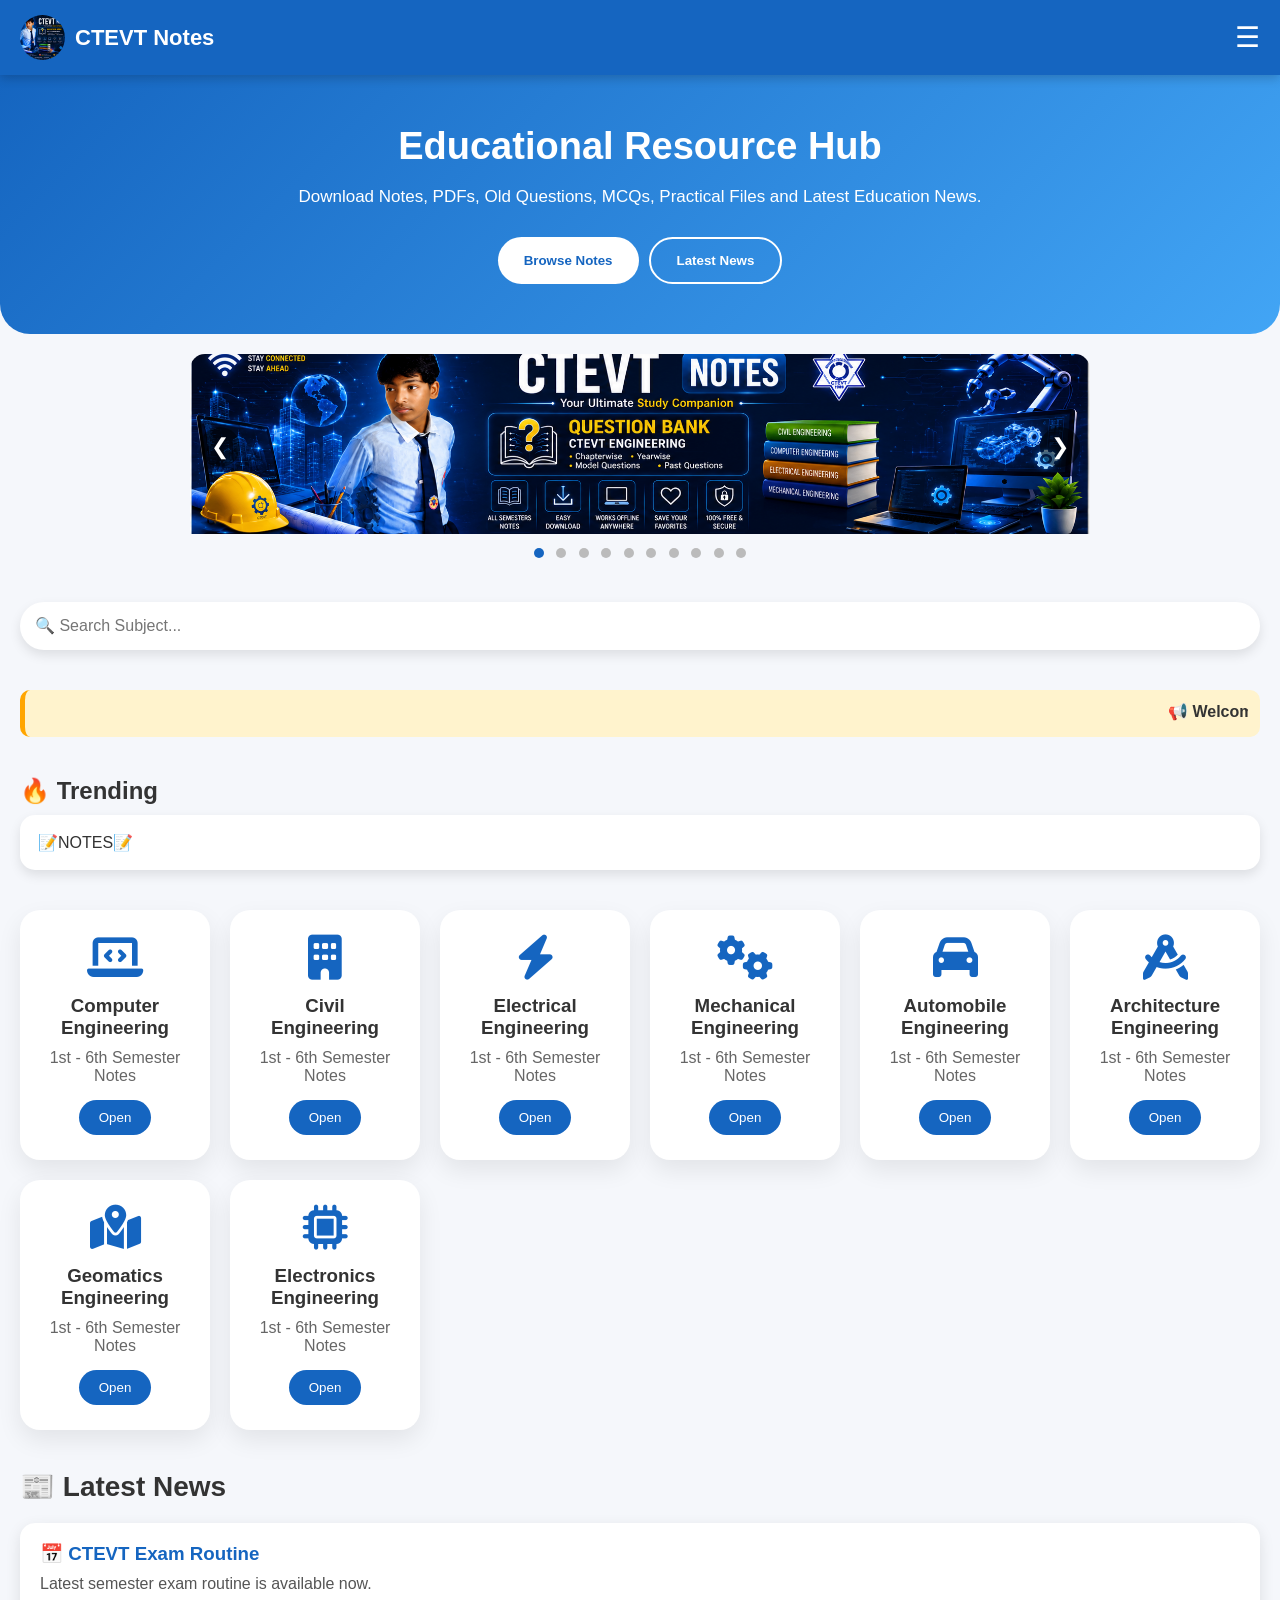
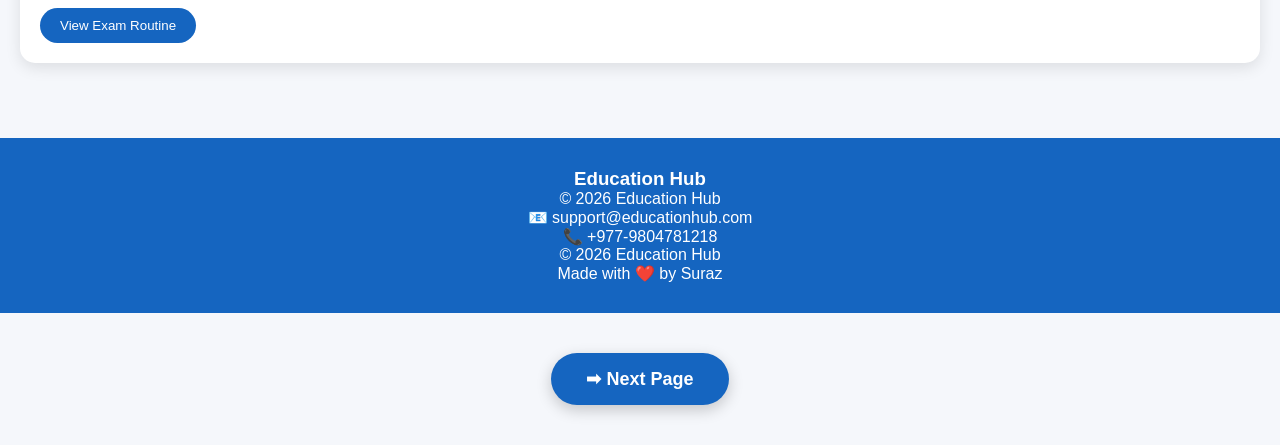
<file: index.html>
<!DOCTYPE html>
<html lang="en">
<head>
<meta charset="UTF-8">
<meta name="viewport" content="width=device-width, initial-scale=1.0">
<link rel="icon" href="images/logo.png">
<title>CTEVT Notes | Engineering Question Bank</title>

<link rel="stylesheet" href="style.css">

<link rel="stylesheet"
href="https://cdnjs.cloudflare.com/ajax/libs/font-awesome/6.5.2/css/all.min.css">

</head>
<body>
    
    
<!-- Header -->
<header>

<div class="logo">
    <img src="logo.png" alt="Logo">
    <span>CTEVT Notes</span>
</div>

<div class="menu-btn" onclick="toggleMenu()">
☰
</div>

<nav id="menu">

<a href="#"><i class="fa-solid fa-house"></i> Home</a>
<a href="#"><i class="fa-solid fa-book"></i> Notes</a>
<a href="#"><i class="fa-solid fa-file-circle-question"></i> Question Bank</a>
<a href="#"><i class="fa-solid fa-newspaper"></i> News</a>
<a href="#"><i class="fa-solid fa-phone"></i> Contact</a>

<hr>

<a href="#" onclick="toggleDarkMode()">
<i class="fa-solid fa-moon"></i> Dark Mode
</a>

</nav>

</header>

<!-- Hero -->

<section class="hero">

<h1>Educational Resource Hub</h1>

<p>
Download Notes, PDFs, Old Questions,
MCQs, Practical Files and Latest Education News.
</p>

<div class="hero-buttons">

<button>Browse Notes</button>

    <a href="#news">
<button class="outline">
Latest News
</button>
    </a>
    

</div>

</section>
<div class="slider">

    <div class="slides">
        <img src="banner1.jpg" class="slide">
        <img src="banner2.jpg" class="slide">
        <img src="banner3.jpg" class="slide">
        <img src="banner4.jpg" class="slide">
        <img src="banner5.jpg" class="slide">
        <img src="banner6.jpg" class="slide">
        <img src="banner7.jpg" class="slide">
        <img src="banner8.jpg" class="slide">
        <img src="banner9.jpg" class="slide">
        <img src="banner10.jpg" class="slide">
    </div>

    <button class="prev" onclick="prevSlide()">❮</button>
    <button class="next" onclick="nextSlide()">❯</button>

    <div class="dots">
    <span class="dot active"></span>
    <span class="dot"></span>
    <span class="dot"></span>
    <span class="dot"></span>
    <span class="dot"></span>
    <span class="dot"></span>
    <span class="dot"></span>
    <span class="dot"></span>
    <span class="dot"></span>
    <span class="dot"></span>
    </div>

</div>

<!-- Search -->

<section class="search-section">

<input
type="text"
placeholder="🔍 Search Subject..."
>

</section>

<!-- Notice -->

<div class="notice">

<marquee>

📢 Welcome to Education Hub |
New and old Notes Uploaded |
Semester Exam Routine Available |
Free PDF Download

</marquee>

</div>

<!-- Trending -->

<section class="trending">

<h2>
🔥 Trending
</h2>

<div class="trend-box">

                📝NOTES📝

</div>

</section>

<!-- Subjects -->

<!-- Subjects -->
<section class="subjects">

<div class="card">
<i class="fa-solid fa-laptop-code"></i>
<h3>Computer Engineering</h3>
<p>1st - 6th Semester Notes</p>
<a href="computer.html">
<button>Open</button>
</a>
</div>

<div class="card">
<i class="fa-solid fa-building"></i>
<h3>Civil Engineering</h3>
<p>1st - 6th Semester Notes</p>
<a href="civil.html">
<button>Open</button>
</a>
</div>

<div class="card">
<i class="fa-solid fa-bolt"></i>
<h3>Electrical Engineering</h3>
<p>1st - 6th Semester Notes</p>
<a href="electrical.html">
<button>Open</button>
</a>
</div>

<div class="card">
<i class="fa-solid fa-gears"></i>
<h3>Mechanical Engineering</h3>
<p>1st - 6th Semester Notes</p>
<a href="mechanical.html">
<button>Open</button>
</a>
</div>

<div class="card">
<i class="fa-solid fa-car"></i>
<h3>Automobile Engineering</h3>
<p>1st - 6th Semester Notes</p>
<a href="automobile.html">
<button>Open</button>
</a>
</div>

<div class="card">
<i class="fa-solid fa-compass-drafting"></i>
<h3>Architecture Engineering</h3>
<p>1st - 6th Semester Notes</p>
<a href="architecture.html">
<button>Open</button>
</a>
</div>

<div class="card">
<i class="fa-solid fa-map-location-dot"></i>
<h3>Geomatics Engineering</h3>
<p>1st - 6th Semester Notes</p>
<a href="geomatics.html">
<button>Open</button>
</a>
</div>

<div class="card">
<i class="fa-solid fa-microchip"></i>
<h3>Electronics Engineering</h3>
<p>1st - 6th Semester Notes</p>
<a href="electronics.html">
<button>Open</button>
</a>
</div>

</section>

<!-- Latest News -->

<section id="news" class="news">

<h2>📰 Latest News</h2>

<div class="news-card">

<h3>📅 CTEVT Exam Routine</h3>

<p>
Latest semester exam routine is available now. 
</p>
    
<a href="images/routine.jpg" target="_blank">
    <button>View Exam Routine</button>
</a>
    
    
</div>

            </section>
    
<!-- Footer -->
<footer>

<h3>Education Hub</h3>

<p>Download Notes, PDFs and Question Banks Easily.</p>

<p>📧 support@educationhub.com</p>

<p>📞 +977-9804781218</p>

<p>© 2026 Education Hub</p>

<p>Made with ❤️ by Suraz</p>

</footer>

<script src="script.js"></script>
</div>

<div class="page-navigation">
    <a href="physics-page2.html">
        <button class="next-btn">➡ Next Page</button>
    </a>
</div>

</body>
</html>
</file>
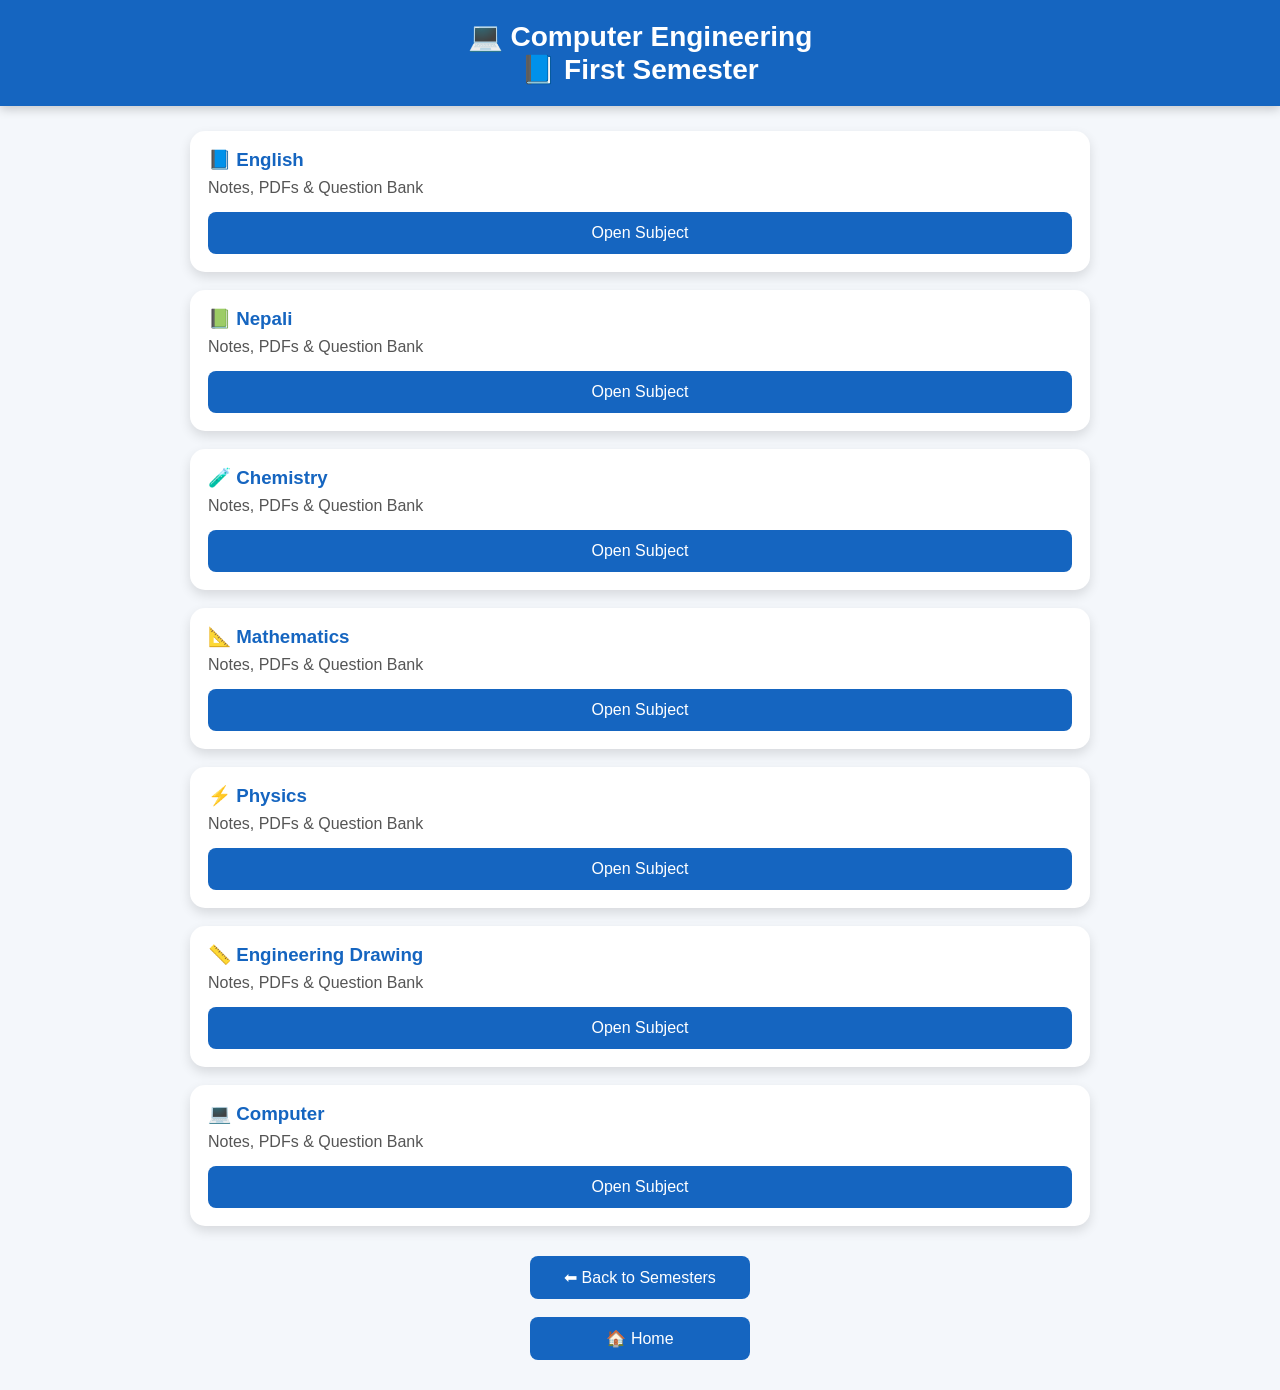
<file: computer-sem1.html>
<!DOCTYPE html>
<html lang="en">
<head>
<meta charset="UTF-8">
<meta name="viewport" content="width=device-width, initial-scale=1.0">
<title>Computer Engineering - 1st Semester</title>

<style>
*{
    margin:0;
    padding:0;
    box-sizing:border-box;
    font-family:Arial,sans-serif;
}

body{
    background:#f4f7fb;
}

header{
    background:#1565C0;
    color:#fff;
    text-align:center;
    padding:20px;
    font-size:28px;
    font-weight:bold;
    box-shadow:0 3px 10px rgba(0,0,0,.2);
}

.container{
    width:95%;
    max-width:900px;
    margin:25px auto;
}

.card{
    background:#fff;
    border-radius:15px;
    padding:18px;
    margin-bottom:18px;
    box-shadow:0 5px 12px rgba(0,0,0,.12);
    transition:.3s;
}

.card:hover{
    transform:translateY(-3px);
}

.card h3{
    color:#1565C0;
    margin-bottom:8px;
}

.card p{
    color:#555;
    margin-bottom:15px;
}

button{
    width:100%;
    padding:12px;
    background:#1565C0;
    color:#fff;
    border:none;
    border-radius:8px;
    font-size:16px;
    cursor:pointer;
}

button:hover{
    background:#0d47a1;
}

.home{
    text-align:center;
    margin:30px;
}

.home a{
    text-decoration:none;
}

.home button{
    width:220px;
}
</style>

</head>

<body>

<header>
💻 Computer Engineering<br>
📘 First Semester
</header>

<div class="container">
    
<div class="card">
<h3>📘 English</h3>
<p>Notes, PDFs & Question Bank</p>
<a href="pdfviewer.html?file=sem1-English.pdf">
<button>Open Subject</button>
</a>
</div>

<div class="card">
<h3>📗 Nepali</h3>
<p>Notes, PDFs & Question Bank</p>
<a href="pdfviewer.html?file=sem1-Nepali.pdf">
<button>Open Subject</button>
</a>
</div>

<div class="card">
<h3>🧪 Chemistry</h3>
<p>Notes, PDFs & Question Bank</p>
<a href="pdfviewer.html?file=sem1-Chemistry.pdf">
<button>Open Subject</button>
</a>
</div>

<div class="card">
<h3>📐 Mathematics</h3>
<p>Notes, PDFs & Question Bank</p>
<a href="pdfviewer.html?file=sem1-Math.pdf">
<button>Open Subject</button>
</a>
</div>

<div class="card">
<h3>⚡ Physics</h3>
<p>Notes, PDFs & Question Bank</p>
<a href="pdfviewer.html?file=sem1-Physics.pdf">
<button>Open Subject</button>
</a>
</div>

<div class="card">
<h3>📏 Engineering Drawing</h3>
<p>Notes, PDFs & Question Bank</p>
<a href="pdfviewer.html?file=sem1-Drawing.pdf">
<button>Open Subject</button>
</a>
</div>

<div class="card">
<h3>💻 Computer</h3>
<p>Notes, PDFs & Question Bank</p>
<a href="pdfviewer.html?file=sem1-Computer.pdf">
<button>Open Subject</button>
</a>
</div>

</div>

<div class="home">
<a href="computer.html">
<button>⬅ Back to Semesters</button>
</a>

<br><br>

<a href="index.html">
<button>🏠 Home</button>
</a>
</div>

</body>
  </html>
</file>
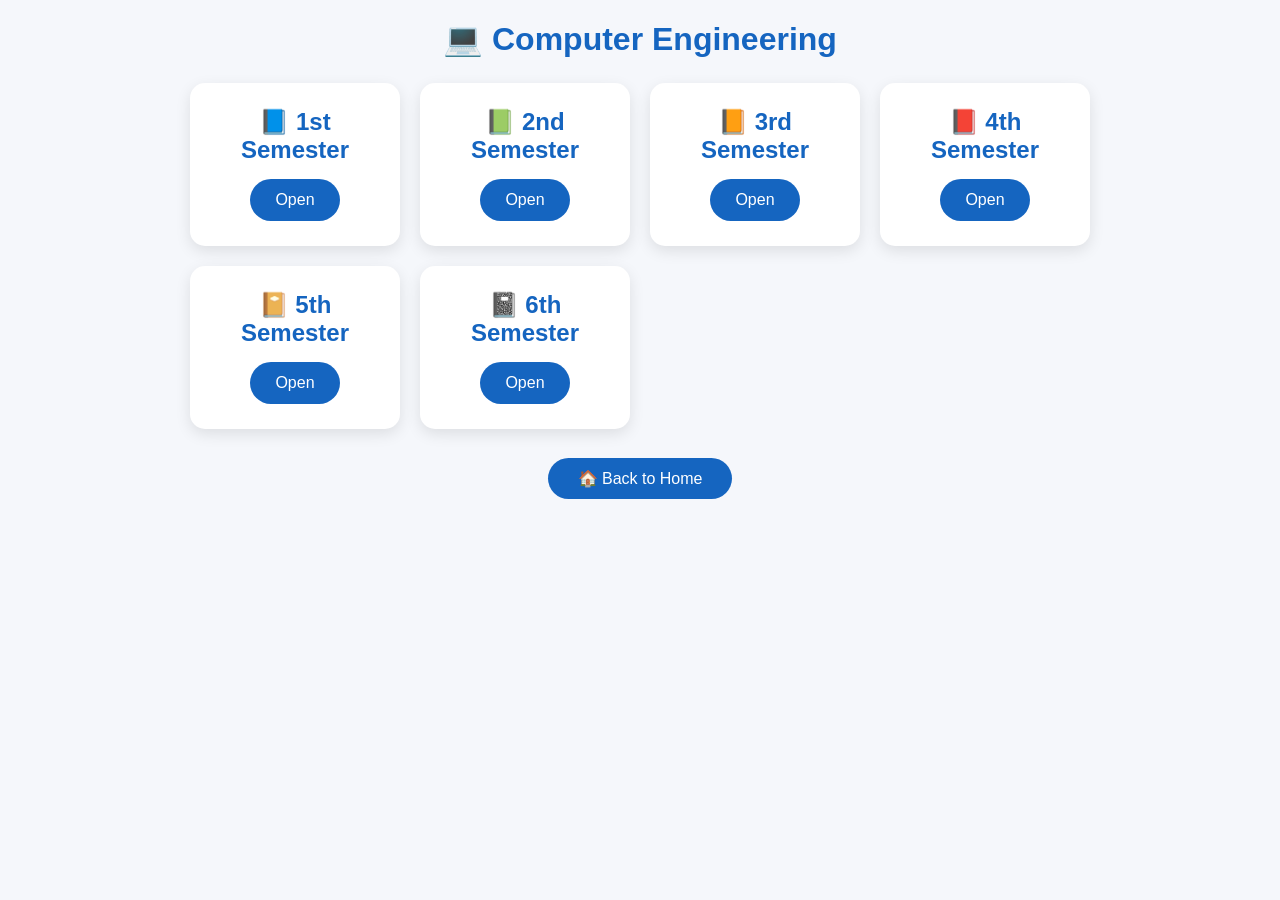
<file: computer.html>
<!DOCTYPE html>
<html lang="en">
<head>
<meta charset="UTF-8">
<meta name="viewport" content="width=device-width, initial-scale=1.0">
<title>Computer Engineering</title>

<style>
*{
margin:0;
padding:0;
box-sizing:border-box;
font-family:Arial,sans-serif;
}

body{
background:#f5f7fb;
padding:20px;
}

h1{
text-align:center;
color:#1565C0;
margin-bottom:25px;
}

.semesters{
display:grid;
grid-template-columns:repeat(auto-fit,minmax(180px,1fr));
gap:20px;
max-width:900px;
margin:auto;
}

.card{
background:#fff;
padding:25px;
border-radius:15px;
text-align:center;
box-shadow:0 5px 15px rgba(0,0,0,.1);
transition:.3s;
}

.card:hover{
transform:translateY(-5px);
}

.card h2{
color:#1565C0;
margin-bottom:15px;
}

.card button{
background:#1565C0;
color:#fff;
border:none;
padding:12px 25px;
border-radius:25px;
cursor:pointer;
font-size:16px;
}

.home{
text-align:center;
margin-top:40px;
}

.home a{
text-decoration:none;
background:#1565C0;
color:#fff;
padding:12px 30px;
border-radius:25px;
}
</style>

</head>
<body>

<h1>💻 Computer Engineering</h1>

<div class="semesters">

<div class="card">
<h2>📘 1st Semester</h2>
<a href="computer-sem1.html">
    <button>Open</button>
</a>
  
</div>

<div class="card">
<h2>📗 2nd Semester</h2>
<a href="#"><button>Open</button></a>
</div>

<div class="card">
<h2>📙 3rd Semester</h2>
<a href="#"><button>Open</button></a>
</div>

<div class="card">
<h2>📕 4th Semester</h2>
<a href="#"><button>Open</button></a>
</div>

<div class="card">
<h2>📔 5th Semester</h2>
<a href="#"><button>Open</button></a>
</div>

<div class="card">
<h2>📓 6th Semester</h2>
<a href="#"><button>Open</button></a>
</div>

</div>

<div class="home">
<a href="index.html">🏠 Back to Home</a>
</div>

</body>
</html>
</file>
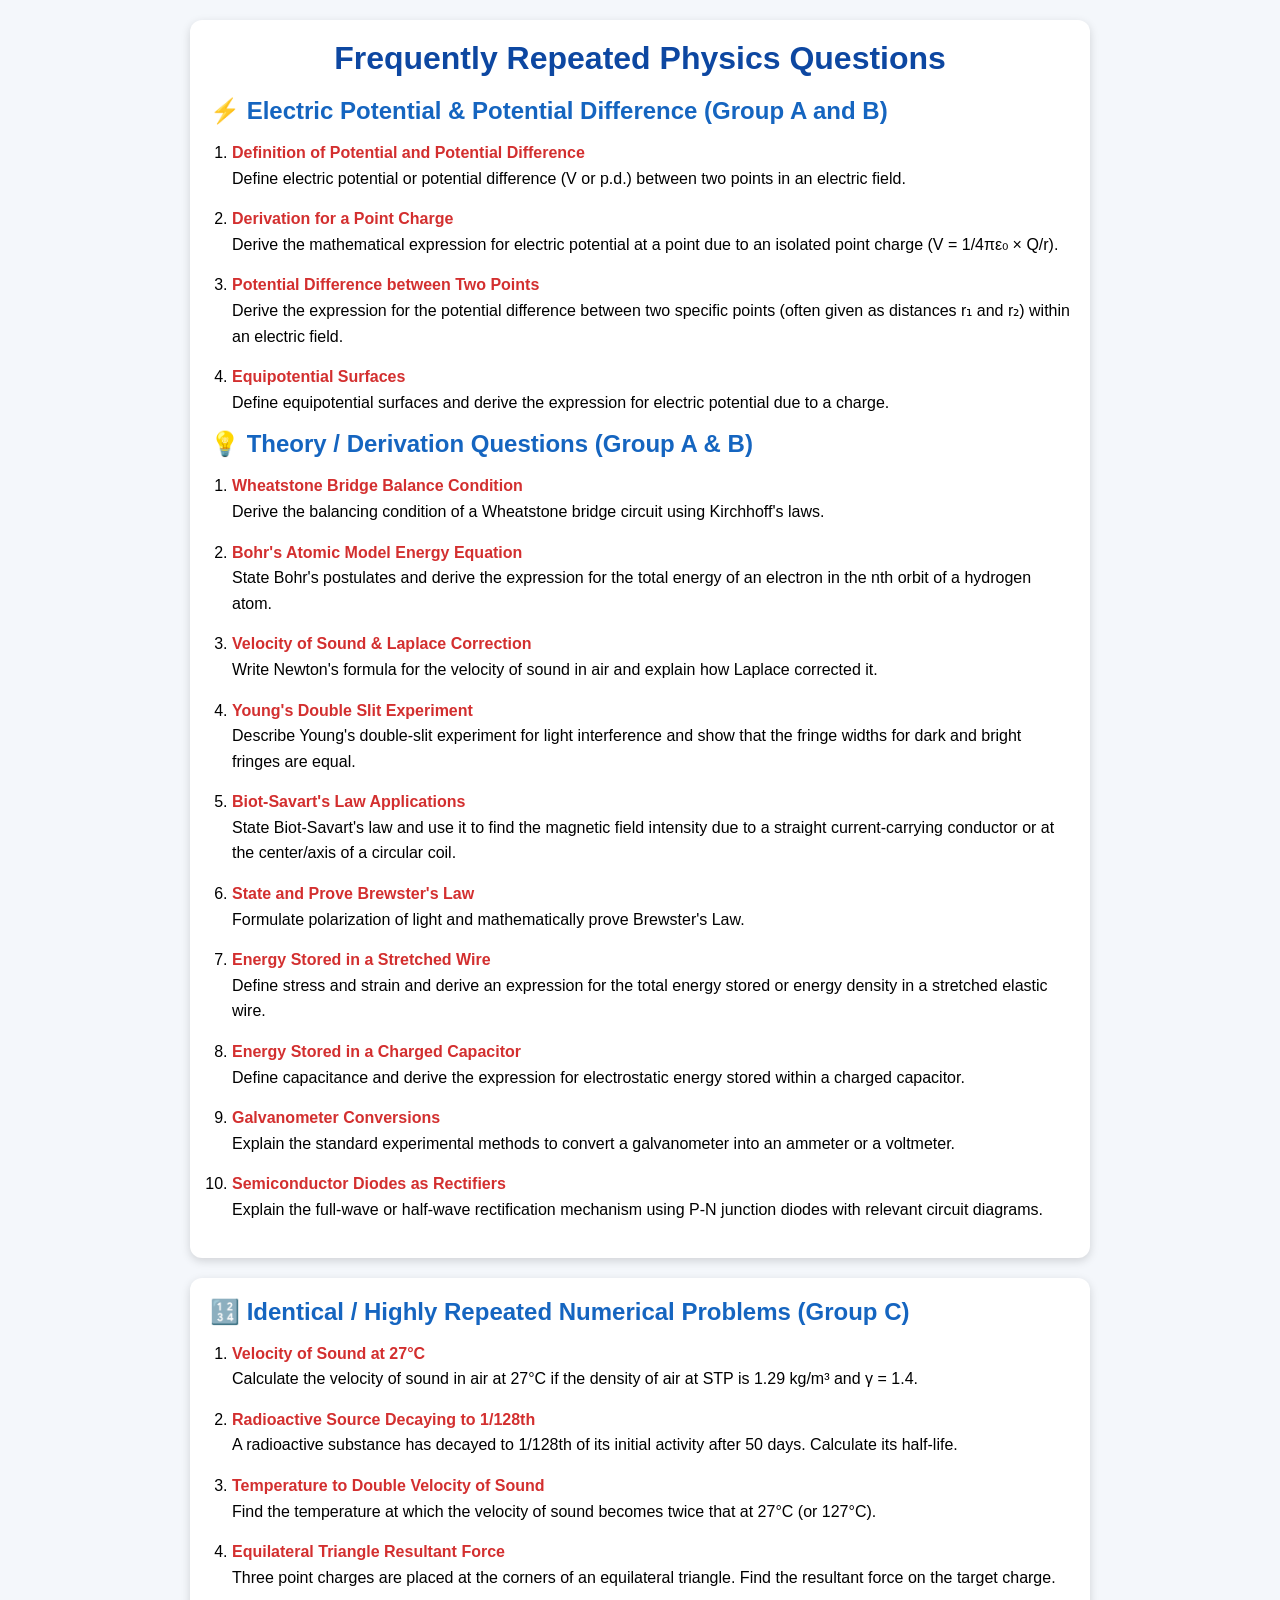
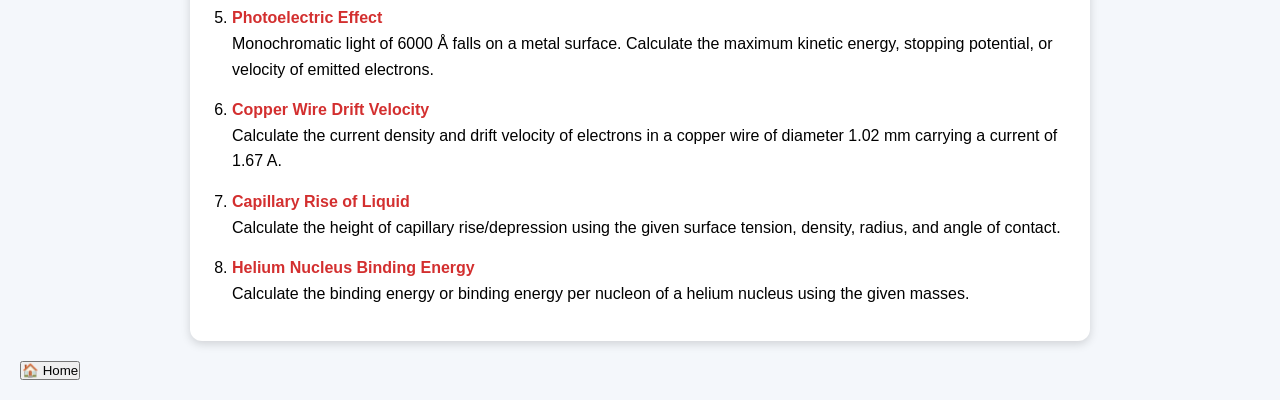
<file: physics-page2.html>
<!DOCTYPE html>
<html lang="en">
<head>
<meta charset="UTF-8">
<meta name="viewport" content="width=device-width, initial-scale=1.0">
<title>Repeated Physics Questions</title>

<style>
*{
    margin:0;
    padding:0;
    box-sizing:border-box;
    font-family:Arial,sans-serif;
}
body{
    background:#f4f7fb;
    padding:20px;
}
.container{
    max-width:900px;
    margin:auto;
}
h1{
    text-align:center;
    color:#0d47a1;
    margin-bottom:20px;
}
.card{
    background:#fff;
    border-radius:12px;
    margin-bottom:20px;
    padding:20px;
    box-shadow:0 3px 10px rgba(0,0,0,.15);
}
.card h2{
    color:#1565c0;
    margin-bottom:15px;
}
ol{
    padding-left:22px;
}
li{
    margin-bottom:15px;
    line-height:1.6;
}
.title{
    font-weight:bold;
    color:#d32f2f;
}
</style>
</head>

<body>

<div class="container">
<div class="card">


<h1>Frequently Repeated Physics Questions</h1>

<h2>⚡ Electric Potential &amp; Potential Difference (Group A and B)</h2>

<ol>

<li>
<span class="title">Definition of Potential and Potential Difference</span><br>
Define electric potential or potential difference (V or p.d.) between two points in an electric field.
</li>

<li>
<span class="title">Derivation for a Point Charge</span><br>
Derive the mathematical expression for electric potential at a point due to an isolated point charge
(V = 1/4πε₀ × Q/r).
</li>

<li>
<span class="title">Potential Difference between Two Points</span><br>
Derive the expression for the potential difference between two specific points (often given as distances r₁ and r₂) within an electric field.
</li>

<li>
<span class="title">Equipotential Surfaces</span><br>
Define equipotential surfaces and derive the expression for electric potential due to a charge.
</li>

</ol>

</
<div class="card">

<h2>💡 Theory / Derivation Questions (Group A & B)</h2>

<ol>

<li>
<span class="title">Wheatstone Bridge Balance Condition</span><br>
Derive the balancing condition of a Wheatstone bridge circuit using Kirchhoff's laws.
</li>

<li>
<span class="title">Bohr's Atomic Model Energy Equation</span><br>
State Bohr's postulates and derive the expression for the total energy of an electron in the nth orbit of a hydrogen atom.
</li>

<li>
<span class="title">Velocity of Sound & Laplace Correction</span><br>
Write Newton's formula for the velocity of sound in air and explain how Laplace corrected it.
</li>

<li>
<span class="title">Young's Double Slit Experiment</span><br>
Describe Young's double-slit experiment for light interference and show that the fringe widths for dark and bright fringes are equal.
</li>

<li>
<span class="title">Biot-Savart's Law Applications</span><br>
State Biot-Savart's law and use it to find the magnetic field intensity due to a straight current-carrying conductor or at the center/axis of a circular coil.
</li>

<li>
<span class="title">State and Prove Brewster's Law</span><br>
Formulate polarization of light and mathematically prove Brewster's Law.
</li>

<li>
<span class="title">Energy Stored in a Stretched Wire</span><br>
Define stress and strain and derive an expression for the total energy stored or energy density in a stretched elastic wire.
</li>

<li>
<span class="title">Energy Stored in a Charged Capacitor</span><br>
Define capacitance and derive the expression for electrostatic energy stored within a charged capacitor.
</li>

<li>
<span class="title">Galvanometer Conversions</span><br>
Explain the standard experimental methods to convert a galvanometer into an ammeter or a voltmeter.
</li>

<li>
<span class="title">Semiconductor Diodes as Rectifiers</span><br>
Explain the full-wave or half-wave rectification mechanism using P-N junction diodes with relevant circuit diagrams.
</li>

</ol>

</div>

<div class="card">

<h2>🔢 Identical / Highly Repeated Numerical Problems (Group C)</h2>

<ol>

<li>
<span class="title">Velocity of Sound at 27°C</span><br>
Calculate the velocity of sound in air at 27°C if the density of air at STP is 1.29 kg/m³ and γ = 1.4.
</li>

<li>
<span class="title">Radioactive Source Decaying to 1/128th</span><br>
A radioactive substance has decayed to 1/128th of its initial activity after 50 days. Calculate its half-life.
</li>

<li>
<span class="title">Temperature to Double Velocity of Sound</span><br>
Find the temperature at which the velocity of sound becomes twice that at 27°C (or 127°C).
</li>

<li>
<span class="title">Equilateral Triangle Resultant Force</span><br>
Three point charges are placed at the corners of an equilateral triangle. Find the resultant force on the target charge.
</li>

<li>
<span class="title">Photoelectric Effect</span><br>
Monochromatic light of 6000 Å falls on a metal surface. Calculate the maximum kinetic energy, stopping potential, or velocity of emitted electrons.
</li>

<li>
<span class="title">Copper Wire Drift Velocity</span><br>
Calculate the current density and drift velocity of electrons in a copper wire of diameter 1.02 mm carrying a current of 1.67 A.
</li>

<li>
<span class="title">Capillary Rise of Liquid</span><br>
Calculate the height of capillary rise/depression using the given surface tension, density, radius, and angle of contact.
</li>

<li>
<span class="title">Helium Nucleus Binding Energy</span><br>
Calculate the binding energy or binding energy per nucleon of a helium nucleus using the given masses.
</li>

</ol>

</div>

</div>

<div class="page-navigation">
    <a href="index.html">
        <button class="next-btn">🏠 Home</button>
    </a>
</div>

</body>
</html>
</file>
<file: style.css>
/* RESET */
*{
margin:0;
padding:0;
box-sizing:border-box;
font-family:Arial,Helvetica,sans-serif;
}

body{
background:#f5f7fb;
color:#333;
}

/* HEADER */

header{
background:#1565C0;
color:#fff;
padding:15px 20px;
display:flex;
justify-content:space-between;
align-items:center;
position:sticky;
top:0;
z-index:999;
box-shadow:0 3px 10px rgba(0,0,0,.2);
}

.logo{
display:flex;
align-items:center;
gap:10px;
font-size:24px;
font-weight:bold;
}

.menu-btn{
font-size:28px;
cursor:pointer;
}

nav{
display:none;
position:absolute;
top:70px;
right:15px;
background:#fff;
width:220px;
border-radius:15px;
box-shadow:0 5px 15px rgba(0,0,0,.2);
overflow:hidden;
}

nav a{
display:block;
padding:15px;
text-decoration:none;
color:#333;
font-weight:bold;
border-bottom:1px solid #eee;
}

nav a:hover{
background:#1565C0;
color:white;
}

nav.show{
display:block;
}

/* HERO */

.hero{
padding:50px 20px;
text-align:center;
background:linear-gradient(135deg,#1565C0,#42A5F5);
color:white;
border-bottom-left-radius:30px;
border-bottom-right-radius:30px;
}

.hero h1{
font-size:38px;
margin-bottom:15px;
}

.hero p{
font-size:17px;
line-height:1.7;
margin-bottom:25px;
}

.hero-buttons{
display:flex;
justify-content:center;
gap:10px;
flex-wrap:wrap;
}

.hero button{
padding:14px 26px;
border:none;
border-radius:30px;
background:white;
color:#1565C0;
font-weight:bold;
cursor:pointer;
transition:.3s;
}

.hero button:hover{
transform:translateY(-3px);
}

.outline{
background:transparent!important;
border:2px solid white!important;
color:white!important;
}

/* SEARCH */

.search-section{
padding:20px;
}

.search-section input{
width:100%;
padding:15px;
border:none;
border-radius:30px;
font-size:16px;
box-shadow:0 5px 12px rgba(0,0,0,.1);
}

/* NOTICE */

.notice{
margin:20px;
background:#fff3cd;
padding:12px;
border-left:5px solid orange;
border-radius:10px;
font-weight:bold;
}

/* TRENDING */

.trending{
padding:20px;
}

.trend-box{
margin-top:10px;
background:white;
padding:18px;
border-radius:15px;
box-shadow:0 5px 12px rgba(0,0,0,.1);
}

/* SUBJECTS */

.subjects{
display:grid;
grid-template-columns:repeat(auto-fit,minmax(180px,1fr));
gap:20px;
padding:20px;
}

.card{
background:white;
border-radius:20px;
padding:25px;
text-align:center;
box-shadow:0 10px 25px rgba(0,0,0,.08);
transition:.3s;
}

.card:hover{
transform:translateY(-8px);
}

.card i{
font-size:45px;
color:#1565C0;
margin-bottom:15px;
}

.card h3{
margin-bottom:10px;
}

.card p{
color:#666;
margin-bottom:15px;
}

.card button{
padding:10px 20px;
background:#1565C0;
color:white;
border:none;
border-radius:25px;
cursor:pointer;
}

/* FOOTER */

footer{
margin-top:40px;
background:#1565C0;
color:white;
text-align:center;
padding:30px;
}

/* MOBILE */

@media(max-width:768px){

.hero h1{
font-size:30px;
}

.hero p{
font-size:15px;
}

.logo{
font-size:20px;
}

}
/* BANNER */

.banner{
    width:100%;
    height:160px;      /* Change this: 140px, 160px, 180px, etc. */
    object-fit:cover;
    display:block;
    border-radius:15px;
    margin:15px 0;
}
.logo{
    display:flex;
    align-items:center;
    gap:10px;
}

.logo img{
    width:45px;
    height:45px;
    border-radius:50%;
    object-fit:cover;
}

.logo span{
    color:white;
    font-size:22px;
    font-weight:bold;
}
.slider{
    width:95%;
    max-width:900px;
    margin:20px auto;
    overflow:hidden;
    border-radius:15px;
    position:relative;
    touch-action: pan-y;
    }

.slides{
    display:flex;
    width:100%;
    transition:transform .5s ease;
}
.slide{
  min-width:100%;
  height:180px;
  object-fit:cover;
  display:block;
}

.dots{
  text-align:center;
  margin-top:10px;
}

.dot{
  width:10px;
  height:10px;
  margin:0 4px;
  display:inline-block;
  background:#bbb;
  border-radius:50%;
}

.dot.active{
  background:#1565c0;
}
.prev,
.next{
    position:absolute;
    top:45%;
    transform:translateY(-50%);
    width:40px;
    height:40px;
    border:none;
    border-radius:50%;
    background:rgba(0,0,0,.5);
    color:#fff;
    font-size:22px;
    cursor:pointer;
    z-index:10;
}

.prev{
    left:10px;
}

.next{
    right:10px;
    }
/* Latest News */

.news{
    padding:20px;
}

.news h2{
    margin-bottom:20px;
    font-size:28px;
}

.news-card{
    background:white;
    padding:20px;
    margin-bottom:15px;
    border-radius:15px;
    box-shadow:0 5px 15px rgba(0,0,0,.1);
}

.news-card h3{
    color:#1565C0;
    margin-bottom:10px;
}

.news-card p{
    color:#555;
    margin-bottom:15px;
}

.news-card button{
    padding:10px 20px;
    background:#1565C0;
    color:white;
    border:none;
    border-radius:25px;
    cursor:pointer;
}

.news-card button:hover{
    transform:scale(1.05);
    }
.page-navigation{
    text-align:center;
    margin:40px 0;
}

.next-btn{
    background:#1565C0;
    color:#fff;
    border:none;
    padding:15px 35px;
    font-size:18px;
    font-weight:bold;
    border-radius:30px;
    cursor:pointer;
    transition:.3s;
    box-shadow:0 5px 15px rgba(0,0,0,.2);
}

.next-btn:hover{
    background:#0d47a1;
    transform:translateY(-2px);
}
</file>
